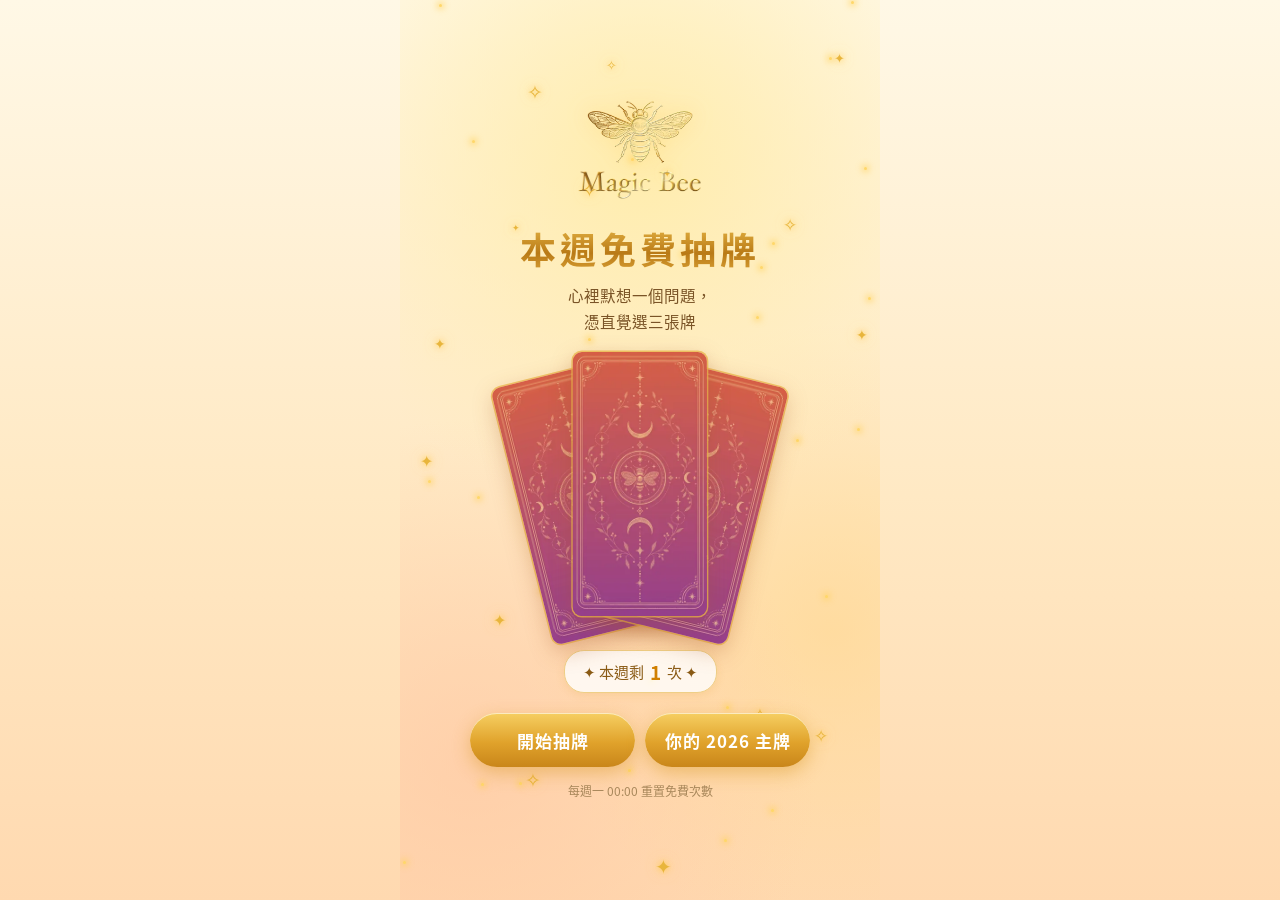
<file: index.html>
<!doctype html>
<html lang="zh-Hant"><head><meta charset="utf-8">
<meta name="viewport" content="width=device-width,initial-scale=1,viewport-fit=cover,user-scalable=no">
<meta name="theme-color" content="#fff3dc">
<title>魔法蜜蜂・本週免費抽牌</title>
<link rel="preload" href="shs-bold.woff2" as="font" type="font/woff2" crossorigin>
<link rel="preload" href="back.webp" as="image">
<link rel="icon" href="bee.webp">
<link rel="stylesheet" href="style.css?v=20261102a">
<script>/* GoatCounter：?test=1 或 ?reset=1（自己測試）不計數 */
(function(){var q=location.search;window.__mbeeNoCount=/[?&](test|reset)=1(&|$)/.test(q);if(window.__mbeeNoCount)window.goatcounter={no_onload:true,no_events:true};})();</script>
<script data-goatcounter="https://magicbee.goatcounter.com/count" async src="https://gc.zgo.at/count.js"></script>
</head>
<body>
<div id="app">
 <div class="sparkles" id="sparkles" aria-hidden="true"></div>

 <!-- 1 首頁 -->
 <section class="screen" id="home">
  <div class="home-in">
   <img class="logo" src="bee.webp" alt=""><img class="wm" src="wordmark.webp" alt="Magic Bee">
   <h1 class="h1 gold">本週免費抽牌</h1>
   <p class="lead">心裡默想一個問題，<br>憑直覺選三張牌</p>
   <div class="hero"><div class="glow"></div>
    <div class="hc hc1"></div><div class="hc hc2"></div><div class="hc hc3"></div>
   </div>
   <div class="badge" id="badge">✦ 本週剩 <b id="left">1</b> 次 ✦</div>
   <div class="cta">
    <button class="btn" id="btnStart">開始抽牌</button>
    <a class="btn" id="btnRecap" href="./recap2026/">你的 2026 主牌</a>
   </div>
   <p class="note" id="note">每週一 00:00 重置免費次數</p>
  </div>
 </section>

 <!-- 2 洗牌 + 選牌 (同一張桌面) -->
 <section class="screen" id="table">
  <div class="tbl-top">
   <div class="prompt" id="prompt">心裡默念你的問題…</div>
   <div class="pick-head" id="pickHead">
    <h2 class="h2 gold" id="pickTitle">想著你的問題，選三張牌</h2>
    <div class="count" id="count">已選 <span id="nSel">0</span>/3</div>
   </div>
   <div class="slots" id="slots">
    <div class="slotw"><div class="slot" data-i="0"><i>✦</i></div><div class="sl">起因</div><div class="st"></div></div>
    <div class="slotw"><div class="slot" data-i="1"><i>✦</i></div><div class="sl">現在</div><div class="st"></div></div>
    <div class="slotw"><div class="slot" data-i="2"><i>✦</i></div><div class="sl">未來</div><div class="st"></div></div>
   </div>
  </div>
  <div class="deck" id="deck"><div class="wheel" id="wheel"></div></div>
  <div class="hint" id="hint"><b id="hintMain">憑直覺選一張牌</b><br><i>←</i> 左右滑動，78 張牌任你挑 <i>→</i></div>
  <button class="btn" id="btnShuffled">洗好了</button>
  <button class="btn" id="btnSee">看我的訊息</button>
 </section>

 <!-- 3 結果 -->
 <section class="screen" id="result">
  <div class="res-in">
   <div class="top"><h2 class="h2 gold">你的本週訊息</h2><div class="sub" id="resSub">起因・現在・未來</div></div>
   <div class="items" id="items"></div>
   <div class="candle" id="candle"></div>
   <div class="bottom">
    <button class="btn" id="btnDeep">想要更深入的專屬解讀</button>
    <button class="btn ghost" id="btnNext">下週再來抽</button>
    <p class="note" id="resNote"></p>
   </div>
  </div>
 </section>

 <div class="fly" id="fly"></div>
 <button class="bgm-btn" id="bgmBtn" type="button" aria-label="關閉背景音樂" aria-pressed="true"><svg viewBox="0 0 24 24" width="16" height="16" aria-hidden="true"><path d="M9 17.5V6.2l10-2.2v11.3" fill="none" stroke="currentColor" stroke-width="1.8" stroke-linejoin="round"/><circle cx="6.6" cy="17.6" r="2.6" fill="currentColor"/><circle cx="16.6" cy="15.4" r="2.6" fill="currentColor"/><path class="sl" d="M3.5 3.5l17 17" stroke="currentColor" stroke-width="2" stroke-linecap="round"/></svg></button>
 <div class="toast" id="toast"></div>
 <div class="testtag" id="testtag">測試模式</div>
</div>
<script src="app.js?v=20261027a"></script>
</body></html>
</file>
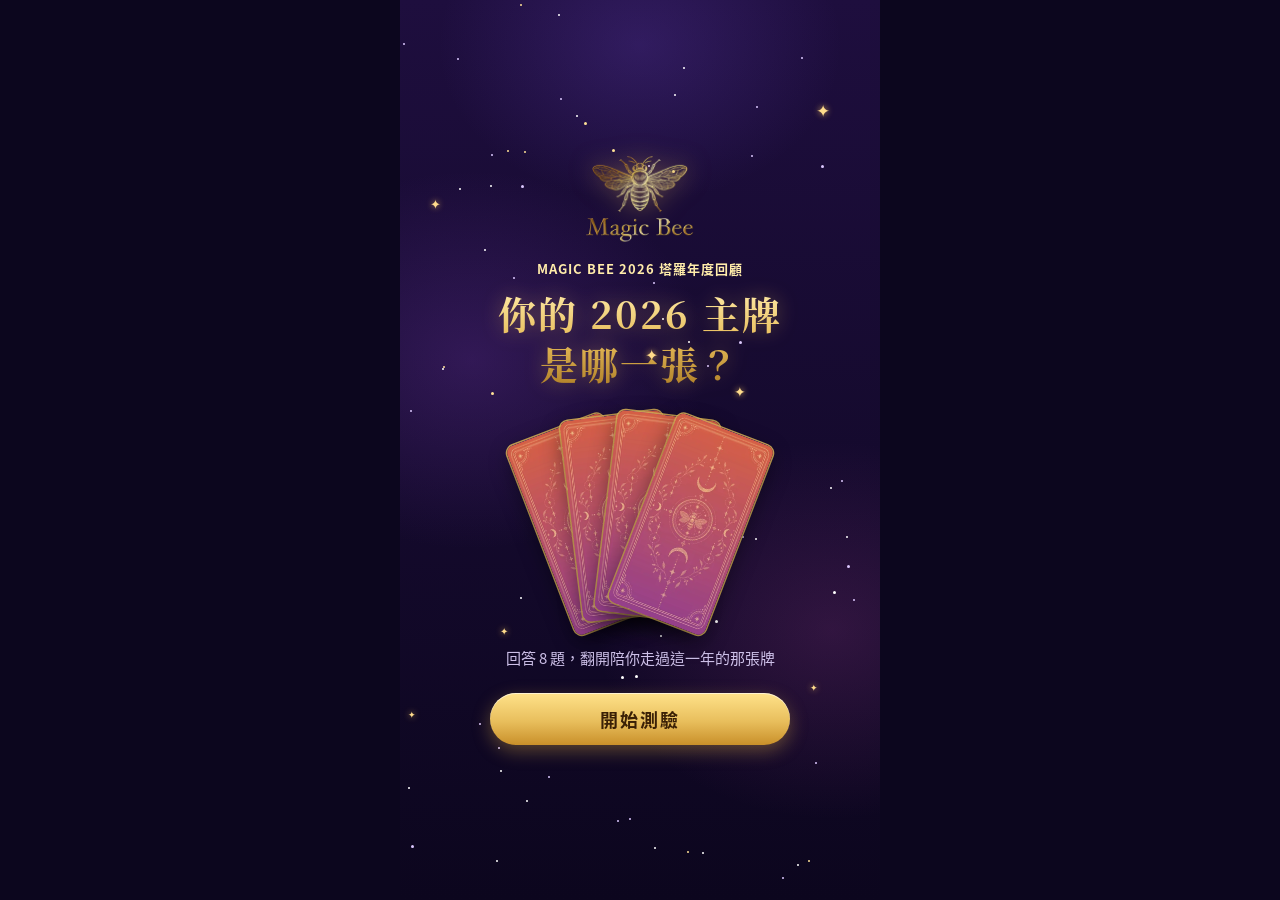
<file: recap2026/index.html>
<!doctype html>
<html lang="zh-Hant"><head><meta charset="utf-8">
<meta name="viewport" content="width=device-width,initial-scale=1,viewport-fit=cover">
<meta name="theme-color" content="#1e0e3e">
<title>魔法蜜蜂・2026 塔羅年度回顧</title>
<meta property="og:title" content="你的 2026 主牌是哪一張？">
<meta property="og:description" content="魔法蜜蜂 2026 塔羅年度回顧，回答 8 題，翻開陪你走過這一年的那張牌。">
<link rel="preload" href="fonts/recap-serif.woff2" as="font" type="font/woff2" crossorigin>
<link rel="preload" href="fonts/recap-sans-bold.woff2" as="font" type="font/woff2" crossorigin>
<link rel="icon" href="../bee.webp">
<link rel="stylesheet" href="style.css?v=20261102b">
<script>/* GoatCounter：?test=1 或 ?reset=1（自己測試）不計數（和抽牌首頁同一個帳號 magicbee） */
(function(){var q=location.search;window.__mbeeNoCount=/[?&](test|reset)=1(&|$)/.test(q);if(window.__mbeeNoCount)window.goatcounter={no_onload:true,no_events:true};})();</script>
<script data-goatcounter="https://magicbee.goatcounter.com/count" async src="https://gc.zgo.at/count.js"></script>
</head>
<body>
<div id="app">
 <div class="sky" id="sky" aria-hidden="true"></div>

 <!-- 1 開場 -->
 <section class="screen on" id="intro">
  <div class="intro-in">
   <img class="logo" src="../bee.webp" alt=""><img class="wm" src="../wordmark.webp" alt="Magic Bee">
   <p class="eyebrow">MAGIC BEE 2026 塔羅年度回顧</p>
   <h1 class="h1 gold">你的 2026 主牌<br>是哪一張？</h1>
   <div class="fan" aria-hidden="true"><i></i><i></i><i></i><i></i></div>
   <p class="lead">回答 8 題，翻開陪你走過這一年的那張牌</p>
   <button class="btn" id="btnStart" type="button">開始測驗</button>
  </div>
 </section>

 <!-- 2 題目 -->
 <section class="screen" id="quiz">
  <div class="quiz-in">
   <div class="prog" aria-hidden="true"><div class="bar" id="bar"></div></div>
   <div class="qno" id="qno">Q1 / 8</div>
   <h2 class="qtext" id="qtext"></h2>
   <div class="opts" id="opts" role="list"></div>
   <button class="back" id="btnBack" type="button">‹ 上一題</button>
  </div>
 </section>

 <!-- 3 翻牌 -->
 <section class="screen" id="reveal">
  <div class="reveal-in"><div class="rv-card" id="rvCard"><div class="rv-b"></div><div class="rv-f" id="rvFace"></div></div>
   <p class="rv-t">正在翻開你的 2026 主牌</p></div>
 </section>

 <!-- 4 結果 -->
 <section class="screen" id="result">
  <div class="res-in" id="resIn">
   <div class="res-card" id="resCard">
    <p class="eyebrow gold">MAGIC BEE 2026 塔羅年度回顧</p>
    <div class="divider"></div>
    <img class="r-img" id="rImg" alt="">
    <h2 class="r-title"><span class="pre">你的 2026 主牌：</span><span class="gold" id="rName"></span></h2>
    <p class="r-tag" id="rTag"></p>
    <div class="stats">
     <div class="stat"><div class="s1">你的年度能量</div><div class="s2 gold" id="sEl"></div><div class="s3" id="sElD"></div></div>
     <div class="stat"><div class="s1">你選了它幾次</div><div class="s2 gold" id="sCnt"></div><div class="s3" id="sCntD"></div></div>
     <div class="stat"><div class="s1">你的年度關鍵字</div><div class="s2 gold" id="sKw"></div><div class="s3" id="sKwD"></div></div>
    </div>
    <p class="r-text" id="rText"></p>
    <div class="spell"><div class="sp1">你的 2027 開運咒語</div><div class="sp2 gold" id="rSpell"></div></div>
   </div>
   <div class="actions">
    <button class="btn" id="btnShare" type="button">分享我的主牌</button>
    <button class="btn ghost" id="btnAgain" type="button">再測一次</button>
   </div>
   <a class="line" id="lineLink" href="https://line.me/R/ti/p/@041giocs" target="_blank" rel="noopener">
    <img src="../bee.webp" alt="">
    <span>LINE 搜尋 @041giocs 每週免費抽牌一次</span>
   </a>
  </div>
 </section>

 <!-- 分享圖（不支援 Web Share 時） -->
 <div class="sheet" id="sheet" role="dialog" aria-modal="true" aria-label="儲存主牌圖">
  <div class="sheet-in">
   <img id="sheetImg" alt="我的 2026 主牌">
   <p class="sheet-t">長按圖片就能儲存或分享</p>
   <a class="btn" id="btnDl" download="magicbee-2026.png">下載圖片</a>
   <button class="btn ghost" id="btnClose" type="button">關閉</button>
  </div>
 </div>

 <button class="bgm-btn" id="bgmBtn" type="button" aria-label="關閉背景音樂" aria-pressed="true"><svg viewBox="0 0 24 24" width="16" height="16" aria-hidden="true"><path d="M9 17.5V6.2l10-2.2v11.3" fill="none" stroke="currentColor" stroke-width="1.8" stroke-linejoin="round"/><circle cx="6.6" cy="17.6" r="2.6" fill="currentColor"/><circle cx="16.6" cy="15.4" r="2.6" fill="currentColor"/><path class="sl" d="M3.5 3.5l17 17" stroke="currentColor" stroke-width="2" stroke-linecap="round"/></svg></button>
 <div class="toast" id="toast"></div>
 <div class="testtag" id="testtag">測試模式</div>
</div>
<script src="data.js?v=20261102b"></script>
<script src="app.js?v=20261102b"></script>
</body></html>
</file>
<file: style.css>
@font-face{font-family:SHS;src:url(shs-regular.woff2) format("woff2");font-weight:400;font-display:swap}
@font-face{font-family:SHS;src:url(shs-bold.woff2) format("woff2");font-weight:700;font-display:swap}
*{box-sizing:border-box;margin:0;padding:0;-webkit-tap-highlight-color:transparent}
html,body{height:100%;overflow:hidden;overscroll-behavior:none}
body{font-family:SHS,"PingFang TC","Noto Sans TC","Noto Sans CJK TC","Microsoft JhengHei",sans-serif;color:#5a3714;
 background:linear-gradient(180deg,#fff8e6 0%,#ffe9c4 55%,#ffd9b0 100%);-webkit-user-select:none;user-select:none}
#app{position:relative;width:100%;max-width:480px;height:100%;margin:0 auto;overflow:hidden;
 background:
  radial-gradient(circle at 50% 18%,rgba(255,236,170,.95) 0,rgba(255,236,170,0) 45%),
  radial-gradient(circle at 15% 85%,rgba(255,196,160,.55) 0,rgba(255,196,160,0) 40%),
  radial-gradient(circle at 90% 70%,rgba(255,214,140,.6) 0,rgba(255,214,140,0) 40%),
  linear-gradient(180deg,#fff8e6 0%,#ffe9c4 55%,#ffd9b0 100%)}
.sparkles{position:absolute;inset:0;pointer-events:none;z-index:0}
.sp{position:absolute;color:#e8b53c;text-shadow:0 0 6px rgba(255,200,60,.9),0 0 14px rgba(255,220,120,.7);animation:tw 3.2s ease-in-out infinite}
.dot{position:absolute;width:3px;height:3px;border-radius:50%;background:#ffd76a;box-shadow:0 0 6px 2px rgba(255,210,90,.75);animation:tw 2.6s ease-in-out infinite}
@keyframes tw{0%,100%{opacity:var(--o,.8);transform:scale(1)}50%{opacity:.15;transform:scale(.6)}}
.screen{position:absolute;inset:0;z-index:1;opacity:0;visibility:hidden;transition:opacity .45s ease,visibility 0s .45s}
.screen.on{opacity:1;visibility:visible;transition:opacity .45s ease}
.gold{background:linear-gradient(180deg,#e9b949 0%,#b97a16 60%,#d9a136 100%);-webkit-background-clip:text;background-clip:text;color:transparent}
.btn{display:block;width:300px;max-width:84%;margin:0 auto;height:54px;border:none;border-radius:27px;font-family:inherit;font-size:18px;font-weight:700;letter-spacing:2px;color:#fff;cursor:pointer;
 background:linear-gradient(180deg,#f6cf62 0%,#e0a22b 55%,#c9861a 100%);box-shadow:0 6px 18px rgba(214,150,30,.45),inset 0 1px 0 rgba(255,255,255,.6);transition:transform .15s ease}
.btn:active{transform:scale(.96)}
.btn.ghost{background:rgba(255,255,255,.75);color:#b07a1c;border:1.5px solid #e2b34d;box-shadow:0 3px 10px rgba(214,150,30,.15)}
.note{font-size:12px;color:#a8875a;margin-top:14px;text-align:center;line-height:1.6}
/* ---------- home ---------- */
.home-in{position:absolute;inset:0;display:flex;flex-direction:column;align-items:center;justify-content:center;text-align:center;padding:16px 0 calc(16px + env(safe-area-inset-bottom))}
.logo{height:64px;filter:drop-shadow(0 0 10px rgba(255,210,100,.7))}
.wm{height:34px;margin-top:4px}
.h1{font-size:36px;font-weight:700;letter-spacing:4px;margin-top:20px}
.lead{font-size:15.5px;line-height:1.7;color:#7a5427;margin-top:8px}
.hero{position:relative;width:300px;height:min(300px,34vh);margin-top:10px}
.hero .glow{position:absolute;left:50%;top:50%;width:300px;height:300px;margin:-150px 0 0 -150px;border-radius:50%;background:radial-gradient(circle,rgba(255,226,140,.9) 0,rgba(255,226,140,0) 65%);animation:pulse 3.4s ease-in-out infinite}
@keyframes pulse{0%,100%{transform:scale(.92);opacity:.85}50%{transform:scale(1.06);opacity:1}}
.hc{position:absolute;left:50%;top:50%;height:88%;aspect-ratio:400/786;border-radius:9px;background:url(back.webp) center/cover;
 box-shadow:0 8px 22px rgba(170,90,40,.35),0 0 0 1.5px rgba(240,190,80,.8);transform-origin:50% 120%}
.hc1{transform:translate(-50%,-50%) rotate(-14deg) translateX(-8px);animation:f1 4s ease-in-out infinite}
.hc2{transform:translate(-50%,-50%) rotate(14deg) translateX(8px);animation:f2 4s ease-in-out infinite}
.hc3{transform:translate(-50%,-50%) translateY(-10px);animation:f3 4s ease-in-out infinite}
@keyframes f1{50%{transform:translate(-50%,-50%) rotate(-17deg) translateX(-10px)}}
@keyframes f2{50%{transform:translate(-50%,-50%) rotate(17deg) translateX(10px)}}
@keyframes f3{50%{transform:translate(-50%,-50%) translateY(-18px)}}
.badge{display:inline-flex;align-items:center;gap:6px;margin:6px 0 20px;padding:7px 18px;border-radius:20px;background:rgba(255,255,255,.8);border:1px solid #efcf86;font-size:15px;color:#8a5a14;box-shadow:0 2px 8px rgba(214,150,30,.15)}
.badge b{font-size:19px;color:#d07f00}
.cta{display:flex;gap:10px;width:340px;max-width:92%}
.cta .btn{flex:1 1 0;width:auto;max-width:none;margin:0;padding:0 6px;display:flex;align-items:center;justify-content:center;font-size:17px;letter-spacing:1px;white-space:nowrap;text-decoration:none}
/* ---------- table: shuffle + pick ---------- */
.tbl-top{position:absolute;left:0;right:0;top:0;z-index:5;text-align:center;pointer-events:none}
.prompt{position:absolute;left:0;right:0;top:calc(var(--H)*.11);font-size:22px;font-weight:700;letter-spacing:3px;color:#b8770e;
 text-shadow:0 0 10px rgba(255,214,110,.9),0 0 24px rgba(255,230,150,.8);animation:breathe 2.6s ease-in-out infinite;transition:opacity .4s}
@keyframes breathe{0%,100%{opacity:.55;text-shadow:0 0 6px rgba(255,214,110,.6),0 0 14px rgba(255,230,150,.5)}50%{opacity:1;text-shadow:0 0 14px rgba(255,214,110,1),0 0 30px rgba(255,230,150,.95)}}
.pick-head{padding-top:calc(14px + var(--H)*.02);opacity:0;transition:opacity .5s .2s}
.h2{font-size:24px;font-weight:700;letter-spacing:2px}
.count{display:inline-block;margin-top:10px;padding:6px 20px;border-radius:18px;background:linear-gradient(180deg,#fff6dc,#ffe7b0);border:1px solid #e9c46d;font-size:16px;font-weight:700;color:#a96b06}
.count span{font-size:20px;color:#d97b00}
.slots{display:flex;justify-content:center;gap:16px;margin-top:18px;opacity:0;transition:opacity .5s .2s,transform .8s cubic-bezier(.3,.8,.3,1);transform-origin:50% 0}
.slotw{width:70px;text-align:center}
.slot{position:relative;width:70px;height:137px;border-radius:7px;border:1.5px dashed #e0b45a;background:rgba(255,255,255,.45);display:flex;align-items:center;justify-content:center;perspective:600px}
.slot i{font-style:normal;color:#e6c27a;font-size:16px}
.slot.filled{border-color:transparent;background:none}
.slot.filled i{display:none}
.sl{font-size:12px;color:#b08a4c;margin-top:5px;font-weight:700;letter-spacing:1px}
.st{height:18px;margin-top:3px;opacity:0;transition:opacity .4s}
.st.on{opacity:1}
.tag{display:inline-block;font-size:11px;font-weight:700;color:#fff;background:#d9822b;border-radius:9px;padding:1px 8px;line-height:16px}
.tag.up{background:#d8ac3e}
.deck{position:absolute;inset:0;z-index:2;touch-action:none}
.wheel{position:absolute;left:0;top:0;width:0;height:0;will-change:transform}
.c{position:absolute;left:-31px;top:-61px;width:62px;height:122px;border-radius:6px;background:url(back.webp) center/cover;
 box-shadow:-1px 1px 4px rgba(140,70,30,.35),0 0 0 1px rgba(240,190,90,.9);will-change:transform;backface-visibility:hidden}
.c.go{transition:transform .8s cubic-bezier(.22,.9,.3,1.05)}
.c.lift{transition:transform .28s ease-out,box-shadow .28s;box-shadow:0 0 0 2px #fff4c2,0 0 16px 6px rgba(255,205,70,.95),0 0 34px 10px rgba(255,225,130,.6)}
.c.gone{visibility:hidden}
.c.drop{transition:transform .7s cubic-bezier(.5,0,.8,.4),opacity .6s;opacity:0}
.hint{text-shadow:0 0 6px #fff8e6,0 0 12px #fff3dc,0 0 2px #fff;position:absolute;left:0;right:0;bottom:calc(22px + env(safe-area-inset-bottom));line-height:1.8;text-align:center;font-size:13px;color:#a07a45;z-index:3;opacity:0;transition:opacity .5s;pointer-events:none}
.hint b{color:#b9770f;font-size:15px}
.hint i{font-style:normal;color:#d79a2a}
#btnShuffled,#btnSee{position:absolute;left:0;right:0;bottom:calc(28px + env(safe-area-inset-bottom) + var(--H)*.03);z-index:6;transition:opacity .4s,transform .15s}
#btnSee{opacity:0;pointer-events:none}
/* phases */
#table.picking .prompt,#table.reveal .prompt{opacity:0;animation:none}
#table.picking .pick-head,#table.reveal .pick-head,#table.picking .slots,#table.reveal .slots{opacity:1}
#table.picking .hint{opacity:1}
#table.picking #btnShuffled,#table.reveal #btnShuffled{opacity:0;pointer-events:none}
#table.done #btnSee{opacity:1;pointer-events:auto}
/* flipping card */
.flip{position:absolute;inset:0;transform-style:preserve-3d;transition:transform .75s cubic-bezier(.4,.1,.2,1)}
.flip.on{transform:rotateY(180deg)}
.face{position:absolute;inset:0;border-radius:6px;backface-visibility:hidden;-webkit-backface-visibility:hidden;background-size:cover;background-position:center}
.face.b{background-image:url(back.webp);box-shadow:0 0 0 1.5px #e9b949,0 0 12px rgba(255,200,70,.8)}
.face.f{transform:rotateY(180deg);box-shadow:0 0 0 1px #e7bb55,0 0 14px 3px rgba(255,210,90,.75)}
.face.f.rev{transform:rotateY(180deg) rotate(180deg)}
.fly{position:absolute;inset:0;pointer-events:none;z-index:20}
.flyc{position:absolute;transition:transform .62s cubic-bezier(.3,.7,.25,1);will-change:transform}
/* ---------- result ---------- */
.res-in{position:absolute;inset:0;overflow-y:auto;-webkit-overflow-scrolling:touch;padding-bottom:calc(24px + env(safe-area-inset-bottom))}
#result .top{text-align:center;padding-top:22px}
.sub{font-size:12.5px;color:#a07a45;margin-top:4px}
.items{padding:14px 16px 4px}
.item{display:flex;gap:12px;background:rgba(255,255,255,.72);border:1px solid #f0d596;border-radius:14px;padding:10px;margin-bottom:12px;box-shadow:0 3px 10px rgba(214,150,30,.12)}
#result.on .item{animation:up .6s cubic-bezier(.2,.8,.3,1) both}
#result.on .item:nth-child(2){animation-delay:.12s}
#result.on .item:nth-child(3){animation-delay:.24s}
@keyframes up{from{opacity:0;transform:translateY(18px)}to{opacity:1;transform:none}}
.item .card{flex:0 0 70px;height:137px;border-radius:6px;background-size:cover;background-position:center;box-shadow:0 0 0 1px #e7bb55,0 3px 8px rgba(120,60,20,.3)}
.item .card.rev{transform:rotate(180deg)}
.item .tx{flex:1;min-width:0}
.pos{font-size:12px;color:#b8862c;font-weight:700;letter-spacing:1px}
.name{font-size:17px;font-weight:700;color:#4d2e0c;margin-top:2px}
.name .tag{margin-left:6px;vertical-align:2px}
.intro{font-size:12.5px;color:#b8862c;margin-top:4px;line-height:1.5}
.desc{font-size:13.5px;line-height:1.65;color:#6a4a24;margin-top:3px}
.candle{display:none;gap:12px;align-items:center;margin:2px 16px 14px;padding:12px 12px 12px 10px;border-radius:14px;
 background:linear-gradient(180deg,rgba(255,250,236,.9),rgba(255,243,214,.85));border:1px solid #efcf86;box-shadow:0 3px 10px rgba(214,150,30,.12)}
.candle.on{display:flex}
#result.on .candle.on{animation:up .6s cubic-bezier(.2,.8,.3,1) .36s both}
.candle .cd-ic{flex:0 0 70px;display:flex;justify-content:center}
.candle .cd-fl{transform-origin:20px 22px;animation:flk 2.4s ease-in-out infinite}
@keyframes flk{0%,100%{transform:scale(1) rotate(0)}30%{transform:scale(.94,1.05) rotate(-2deg)}65%{transform:scale(1.04,.97) rotate(2deg)}}
.candle .tx{flex:1;min-width:0}
.candle .desc{overflow-wrap:anywhere}
.cd-btn{display:inline-block;margin-top:8px;padding:6px 16px;border-radius:16px;font-size:13px;font-weight:700;letter-spacing:1px;color:#b07a1c;text-decoration:none;
 background:rgba(255,255,255,.8);border:1.5px solid #e2b34d}
.cd-btn:active{transform:scale(.96)}
@media (prefers-reduced-motion:reduce){.candle .cd-fl{animation:none}}
.bottom{padding:4px 0 0}
.bottom .btn{height:48px;font-size:16px;letter-spacing:1px}
.bottom .btn+.btn{margin-top:10px}
.toast{position:absolute;left:50%;bottom:110px;transform:translate(-50%,20px);background:rgba(90,55,20,.88);color:#fff;font-size:14px;padding:10px 18px;border-radius:20px;opacity:0;transition:.3s;z-index:30;pointer-events:none;white-space:nowrap}
.toast.on{opacity:1;transform:translate(-50%,0)}
/* background-music toggle: only while the music is on (table + result screens), top-left */
.bgm-btn{display:none;position:absolute;left:8px;top:calc(8px + env(safe-area-inset-top));z-index:35;width:30px;height:30px;border-radius:50%;padding:0;cursor:pointer;
 align-items:center;justify-content:center;color:#c08a2a;background:rgba(255,255,255,.62);border:1px solid #efcf86;box-shadow:0 2px 6px rgba(214,150,30,.15);opacity:.85;transition:opacity .3s}
.bgm .bgm-btn{display:flex}
.bgm-btn .sl{display:none}
.bgm-btn.off{opacity:.6}
.bgm-btn.off .sl{display:inline}
.bgm-btn:active{transform:scale(.92)}
.testtag{display:none;position:absolute;top:6px;right:8px;z-index:40;font-size:11px;color:#fff;background:#c0392b;border-radius:8px;padding:1px 8px;opacity:.8}
.test .testtag{display:block}
@media (prefers-reduced-motion:reduce){
 *,*::before,*::after{animation-duration:.01ms!important;animation-iteration-count:1!important;transition-duration:.01ms!important;transition-delay:0s!important}
}
</file>
<file: recap2026/style.css>
/* 2026 塔羅年度回顧 — deep-purple starry + gold, same palette as the site_results cards (make_recap.py) */
@font-face{font-family:RSans;src:url(fonts/recap-sans-regular.woff2) format("woff2");font-weight:400;font-display:swap}
@font-face{font-family:RSans;src:url(fonts/recap-sans-bold.woff2) format("woff2");font-weight:700;font-display:swap}
@font-face{font-family:RSerif;src:url(fonts/recap-serif.woff2) format("woff2");font-weight:700;font-display:swap}
:root{--text:#f6f0ff;--sub:#cdc0e8;--ghi:#ffecaa;--gmid:#e8be5c;--glo:#b08028;--acc:#e8be5c;--accA:rgba(232,190,92,.18)}
*{box-sizing:border-box;margin:0;padding:0;-webkit-tap-highlight-color:transparent}
html,body{height:100%;overflow:hidden;overscroll-behavior:none;background:#0c061e}
body{font-family:RSans,"PingFang TC","Noto Sans TC","Noto Sans CJK TC","Microsoft JhengHei",sans-serif;color:var(--text);-webkit-user-select:none;user-select:none}
.serif,.h1,.r-title,.r-tag,.s2,.sp2,.qno{font-family:RSerif,"Noto Serif TC","Noto Serif CJK TC","Songti TC",serif}
#app{position:relative;width:100%;max-width:480px;height:100%;margin:0 auto;overflow:hidden;
 background:
  radial-gradient(ellipse 70% 30% at 15% 40%,rgba(120,60,180,.28) 0,rgba(120,60,180,0) 70%),
  radial-gradient(ellipse 70% 30% at 90% 70%,rgba(150,60,140,.24) 0,rgba(150,60,140,0) 70%),
  radial-gradient(ellipse 60% 25% at 50% 5%,rgba(110,70,200,.25) 0,rgba(110,70,200,0) 70%),
  linear-gradient(180deg,#1e0e3e 0%,#0c061e 100%)}
.sky{position:absolute;inset:0;pointer-events:none;z-index:0}
.st{position:absolute;border-radius:50%;animation:tw 3s ease-in-out infinite}
.sp{position:absolute;color:#ffdc8c;text-shadow:0 0 6px rgba(255,200,90,.8);animation:tw 3.4s ease-in-out infinite}
@keyframes tw{0%,100%{opacity:var(--o,.8)}50%{opacity:.15}}
.screen{position:absolute;inset:0;z-index:1;opacity:0;visibility:hidden;transition:opacity .4s ease,visibility 0s .4s}
.screen.on{opacity:1;visibility:visible;transition:opacity .4s ease}
.gold{background:linear-gradient(180deg,var(--ghi) 0%,var(--gmid) 50%,var(--glo) 100%);-webkit-background-clip:text;background-clip:text;color:transparent}
.btn{display:flex;align-items:center;justify-content:center;width:300px;max-width:84%;margin:0 auto;height:52px;border:none;border-radius:26px;font-family:inherit;font-size:18px;font-weight:700;letter-spacing:2px;color:#3a2006;cursor:pointer;text-decoration:none;
 background:linear-gradient(180deg,#ffe28a 0%,#e8be5c 55%,#c9902a 100%);box-shadow:0 6px 18px rgba(232,180,70,.35),inset 0 1px 0 rgba(255,255,255,.6);transition:transform .15s ease}
.btn:active{transform:scale(.96)}
.btn.ghost{background:rgba(44,26,70,.6);color:var(--ghi);border:1.5px solid var(--gmid);box-shadow:none}
.eyebrow{font-size:13px;font-weight:700;letter-spacing:1px;color:var(--ghi);text-align:center}
/* ---------- intro ---------- */
.intro-in{position:absolute;inset:0;display:flex;flex-direction:column;align-items:center;justify-content:center;text-align:center;padding:20px 0 calc(20px + env(safe-area-inset-bottom))}
.logo{height:58px;filter:drop-shadow(0 0 12px rgba(255,200,90,.6))}
.wm{height:30px;margin:2px 0 14px;opacity:.9}
.h1{font-size:38px;line-height:1.3;font-weight:700;letter-spacing:2px;margin-top:10px;filter:drop-shadow(0 0 10px rgba(255,200,90,.35))}
.fan{position:relative;width:280px;height:min(220px,27vh);margin:18px 0 6px}
.fan i{position:absolute;left:50%;top:50%;height:92%;aspect-ratio:400/786;border-radius:8px;background:url(../back.webp) center/cover;
 box-shadow:0 8px 22px rgba(0,0,0,.45),0 0 0 1.5px rgba(232,190,92,.85);transform-origin:50% 120%}
.fan i:nth-child(1){transform:translate(-50%,-50%) rotate(-21deg)}
.fan i:nth-child(2){transform:translate(-50%,-50%) rotate(-7deg)}
.fan i:nth-child(3){transform:translate(-50%,-50%) rotate(7deg)}
.fan i:nth-child(4){transform:translate(-50%,-50%) rotate(21deg)}
.lead{font-size:15px;line-height:1.7;color:var(--sub);margin:14px 24px 22px}
/* ---------- quiz ---------- */
.quiz-in{position:absolute;inset:0;display:flex;flex-direction:column;padding:calc(52px + env(safe-area-inset-top)) 22px calc(18px + env(safe-area-inset-bottom))}
.prog{height:6px;border-radius:3px;background:rgba(255,255,255,.12);overflow:hidden}
.bar{height:100%;width:12.5%;border-radius:3px;background:linear-gradient(90deg,#c9902a,#ffe28a);transition:width .35s ease}
.qno{margin-top:22px;align-self:center;padding:4px 22px;border-radius:20px;border:1.5px solid var(--gmid);background:rgba(232,190,92,.14);color:var(--ghi);font-size:19px;font-weight:700;letter-spacing:1px}
.qtext{margin:18px 4px 18px;font-size:22px;line-height:1.5;font-weight:700;text-align:center;min-height:66px;display:flex;align-items:center;justify-content:center}
.opts{display:flex;flex-direction:column;gap:11px}
.opt{--ac:var(--gmid);--acs:rgba(232,190,92,.2);position:relative;display:flex;align-items:center;gap:12px;width:100%;min-height:62px;padding:10px 14px 10px 10px;border-radius:16px;font-family:inherit;font-size:16px;line-height:1.45;text-align:left;color:var(--text);cursor:pointer;
 background:rgba(28,12,52,.82);border:2px solid var(--ac);box-shadow:inset 0 0 0 4px rgba(28,12,52,.82),inset 0 0 0 5px var(--acs);transition:transform .12s ease,background .2s}
.opt b{flex:0 0 38px;height:38px;border-radius:50%;display:flex;align-items:center;justify-content:center;font-family:RSerif,serif;font-size:19px;color:var(--ac);border:2px solid var(--ac);background:var(--acs)}
.opt span{flex:1;min-width:0;overflow-wrap:anywhere}
.opt:active{transform:scale(.97)}
.opt.sel{--ac:var(--ghi);background:rgba(232,190,92,.24);box-shadow:inset 0 0 0 4px rgba(28,12,52,.82),inset 0 0 0 5px rgba(255,236,170,.5),0 0 18px rgba(255,200,90,.45)}
.opt.sel b{background:linear-gradient(180deg,var(--ghi),var(--gmid));color:#2a1640;border-color:var(--ghi)}
@media (hover:hover){.opt:hover{background:rgba(232,190,92,.12)}}
.quiz-in.anim .qtext,.quiz-in.anim .opts{animation:qin .35s ease both}
@keyframes qin{from{opacity:0;transform:translateX(16px)}to{opacity:1;transform:none}}
.back{margin:auto auto 0;padding:12px 18px;background:none;border:none;font-family:inherit;font-size:15px;color:var(--sub);cursor:pointer;letter-spacing:1px}
/* ---------- reveal ---------- */
.reveal-in{position:absolute;inset:0;display:flex;flex-direction:column;align-items:center;justify-content:center}
.rv-card{position:relative;width:170px;aspect-ratio:400/786;perspective:900px;transform-style:preserve-3d;transition:transform .9s cubic-bezier(.4,.1,.2,1)}
.rv-card.on{transform:rotateY(180deg)}
.rv-b,.rv-f{position:absolute;inset:0;border-radius:10px;backface-visibility:hidden;-webkit-backface-visibility:hidden;background-size:cover;background-position:center;box-shadow:0 0 0 2px var(--gmid),0 0 30px 8px rgba(255,200,90,.45)}
.rv-b{background-image:url(../back.webp)}
.rv-f{transform:rotateY(180deg)}
.rv-t{margin-top:30px;font-size:16px;color:var(--ghi);letter-spacing:2px;animation:tw 1.6s ease-in-out infinite;--o:1}
/* ---------- result ---------- */
.res-in{position:absolute;inset:0;overflow-y:auto;-webkit-overflow-scrolling:touch;padding:calc(18px + env(safe-area-inset-top)) 0 calc(26px + env(safe-area-inset-bottom))}
.res-card{margin:0 12px;padding:22px 16px 20px;border:1.5px solid rgba(232,190,92,.85);border-radius:6px;outline:1px solid rgba(232,190,92,.35);outline-offset:-6px;text-align:center}
.divider{width:46%;height:1px;margin:9px auto 0;background:linear-gradient(90deg,rgba(232,190,92,0),var(--gmid),rgba(232,190,92,0));position:relative}
.divider::after{content:"✦";position:absolute;left:50%;top:50%;transform:translate(-50%,-52%);font-size:11px;color:var(--ghi)}
.r-img{display:block;width:150px;aspect-ratio:400/786;object-fit:cover;margin:18px auto 0;border-radius:7px;box-shadow:0 0 0 1.5px var(--gmid),0 0 26px 6px rgba(255,200,90,.35)}
.r-title{margin-top:18px;font-weight:700;line-height:1.2}
.r-title .pre{font-size:19px;color:var(--text)}
.r-title .gold{font-size:32px;filter:drop-shadow(0 0 8px rgba(255,200,90,.4))}
.r-tag{margin-top:8px;font-size:15.5px;font-weight:700;line-height:1.55;color:var(--ghi)}
.stats{display:grid;grid-template-columns:repeat(3,1fr);gap:8px;margin-top:16px}
.stat{min-width:0;padding:9px 2px 8px;border-radius:12px;background:rgba(44,26,50,.9);border:1.5px solid var(--acc);box-shadow:inset 0 0 0 3px rgba(44,26,50,.9),inset 0 0 0 4px var(--accA)}
.s1{font-size:11px;color:var(--sub);white-space:nowrap}
.s2{font-size:25px;font-weight:700;line-height:1.3;margin-top:2px;white-space:nowrap}
.s3{font-size:10.5px;font-weight:700;color:var(--acc);white-space:nowrap}
.r-text{margin-top:16px;font-size:14.5px;line-height:1.8;text-align:center;color:var(--text);padding:0 2px;-webkit-user-select:text;user-select:text}
.spell{margin:16px auto 0;width:88%;padding:9px 6px 10px;border-radius:12px;background:rgba(44,26,50,.92);border:1.5px solid var(--acc)}
.sp1{font-size:11px;font-weight:700;color:var(--acc)}
.sp2{font-size:22px;font-weight:700;margin-top:2px;white-space:nowrap;filter:drop-shadow(0 0 6px rgba(255,200,90,.35))}
#result.on .res-card>*{animation:up .55s cubic-bezier(.2,.8,.3,1) both}
#result.on .res-card>*:nth-child(n+5){animation-delay:.12s}
#result.on .res-card>*:nth-child(n+7){animation-delay:.22s}
@keyframes up{from{opacity:0;transform:translateY(14px)}to{opacity:1;transform:none}}
.actions{margin-top:20px}
.actions .btn+.btn{margin-top:10px}
.line{display:flex;flex-direction:column;align-items:center;margin:22px 16px 0;text-decoration:none;color:var(--ghi);font-size:14.5px;font-weight:700;letter-spacing:.5px;text-align:center}
.line img{width:64px;filter:drop-shadow(0 0 10px rgba(255,200,90,.55));margin-bottom:6px}
.line span{padding:7px 14px;border-radius:18px;border:1px solid rgba(232,190,92,.6);background:rgba(232,190,92,.1)}
/* ---------- share sheet ---------- */
.sheet{position:absolute;inset:0;z-index:50;background:rgba(8,4,20,.92);display:none;align-items:center;justify-content:center}
.sheet.on{display:flex}
.sheet-in{width:100%;text-align:center;padding:16px 0 calc(16px + env(safe-area-inset-bottom))}
.sheet-in img{display:block;height:min(62vh,560px);max-width:86%;margin:0 auto;border-radius:6px;box-shadow:0 0 0 1px var(--gmid);-webkit-touch-callout:default;-webkit-user-select:auto;user-select:auto}
.sheet-t{margin:12px 0 14px;font-size:14px;color:var(--sub)}
.sheet-in .btn{height:46px;font-size:16px}
.sheet-in .btn+.btn{margin-top:10px}
/* ---------- shared bits (same as the draw page) ---------- */
.toast{position:absolute;left:50%;bottom:110px;transform:translate(-50%,20px);background:rgba(20,10,40,.92);border:1px solid var(--gmid);color:#fff;font-size:14px;padding:10px 18px;border-radius:20px;opacity:0;transition:.3s;z-index:60;pointer-events:none;white-space:nowrap}
.toast.on{opacity:1;transform:translate(-50%,0)}
.bgm-btn{display:none;position:absolute;left:8px;top:calc(8px + env(safe-area-inset-top));z-index:35;width:30px;height:30px;border-radius:50%;padding:0;cursor:pointer;
 align-items:center;justify-content:center;color:var(--ghi);background:rgba(44,26,70,.7);border:1px solid rgba(232,190,92,.7);opacity:.85;transition:opacity .3s}
.bgm .bgm-btn{display:flex}
.bgm-btn .sl{display:none}
.bgm-btn.off{opacity:.6}
.bgm-btn.off .sl{display:inline}
.bgm-btn:active{transform:scale(.92)}
.testtag{display:none;position:absolute;top:6px;right:8px;z-index:40;font-size:11px;color:#fff;background:#c0392b;border-radius:8px;padding:1px 8px;opacity:.8}
.test .testtag{display:block}
@media (max-height:700px){.h1{font-size:32px}.fan{height:min(170px,24vh)}.qtext{font-size:20px;margin:12px 4px}.opt{min-height:54px;font-size:15px}.quiz-in{padding-top:calc(46px + env(safe-area-inset-top))}.qno{margin-top:14px}}
@media (prefers-reduced-motion:reduce){*,*::before,*::after{animation-duration:.01ms!important;animation-iteration-count:1!important;transition-duration:.01ms!important;transition-delay:0s!important}}
</file>
